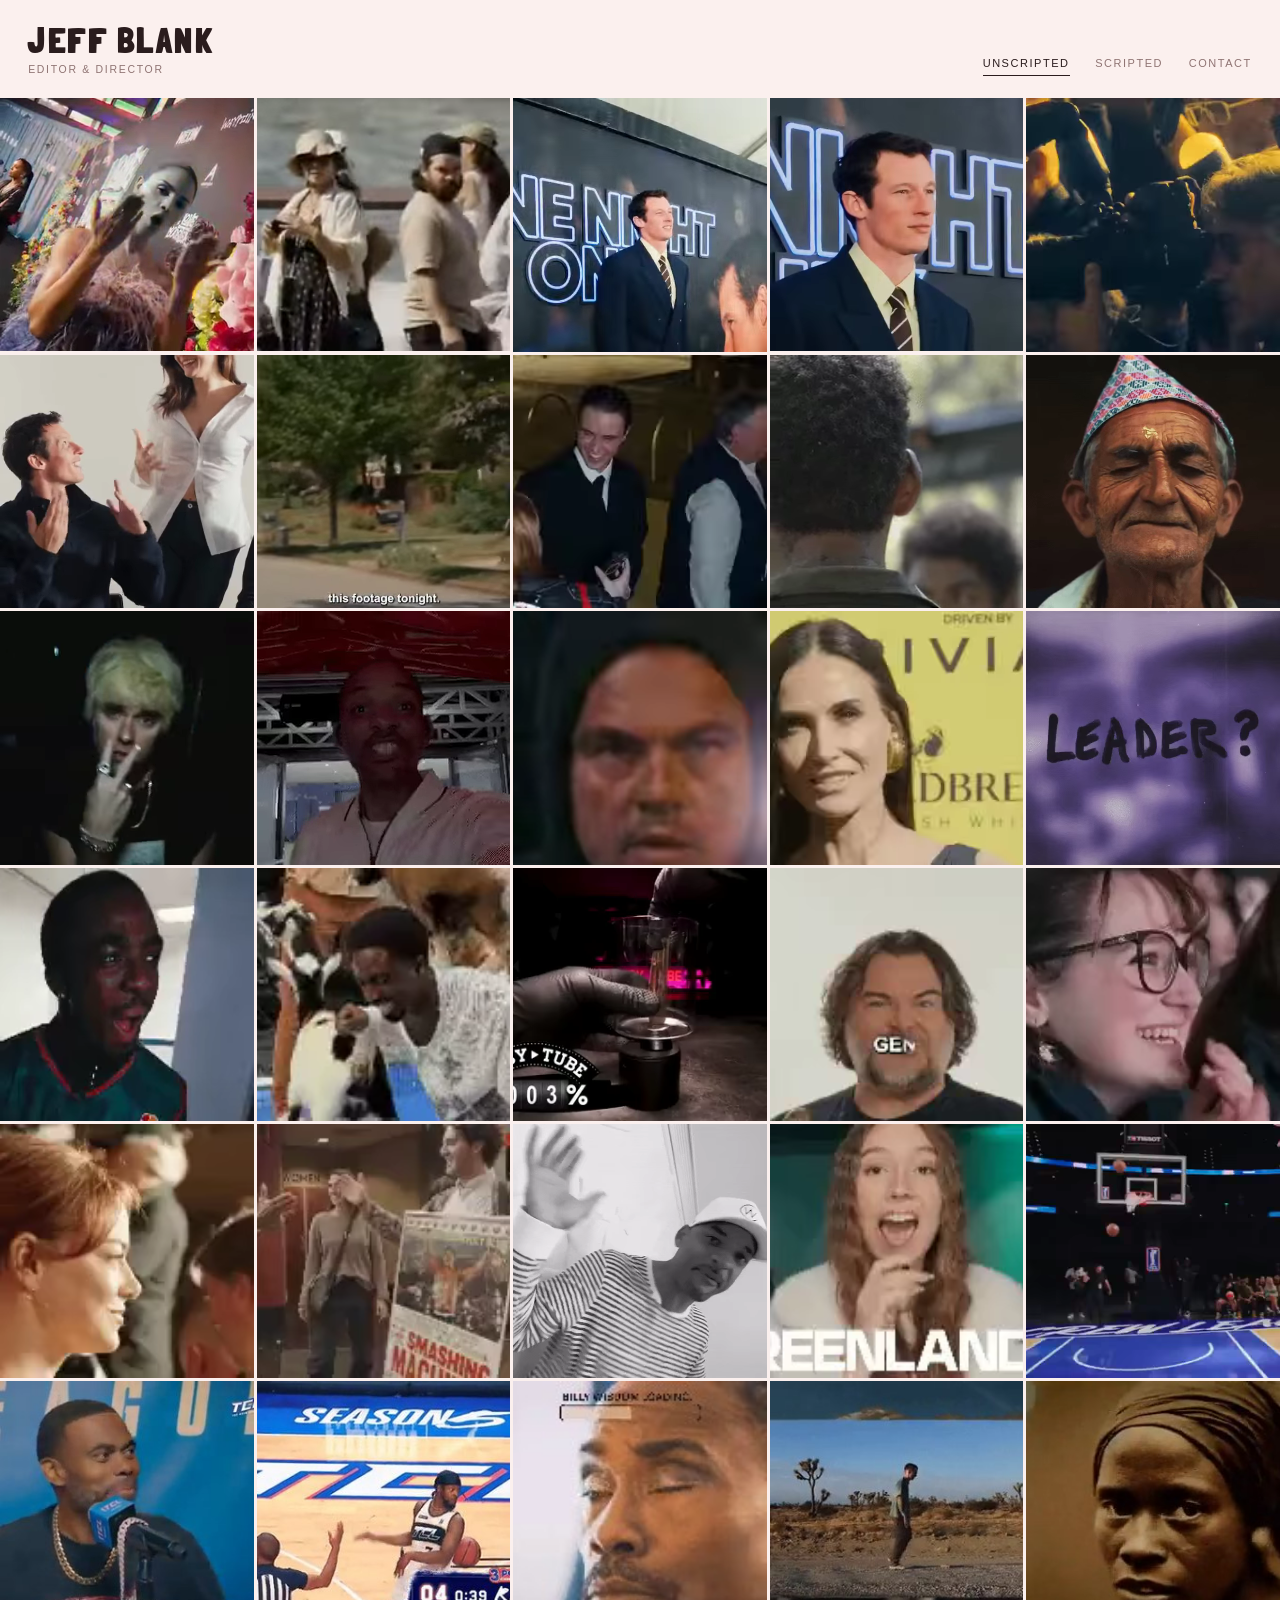
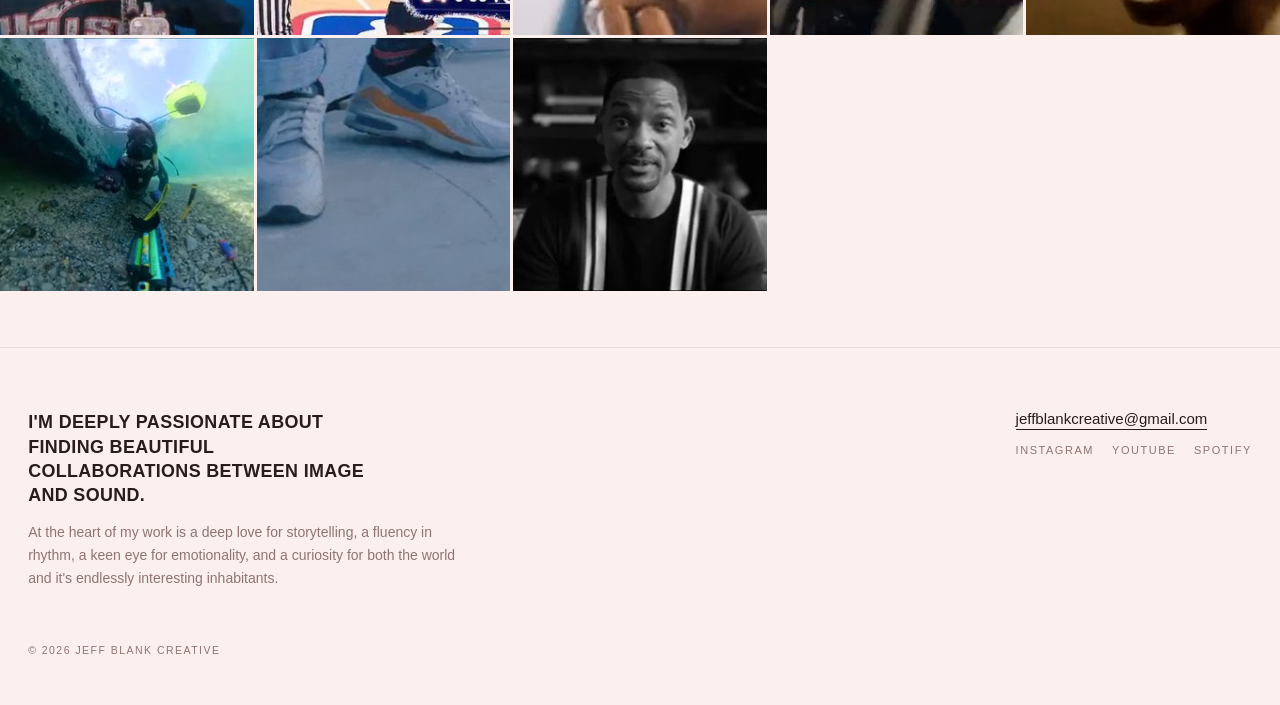
<file: index.html>
<!doctype html>
<html lang="en" data-theme="blush">
<head>
<meta charset="utf-8">
<meta name="viewport" content="width=device-width, initial-scale=1, viewport-fit=cover">
<title>Jeff Blank — Editor &amp; Director</title>
<meta name="description" content="Jeff Blank — editor and director. Unscripted and scripted work.">
<meta property="og:title" content="Jeff Blank — Editor &amp; Director">
<meta property="og:type" content="website">
<meta name="theme-color" content="#fbf0ee">
<link rel="preload" href="fonts/LondrinaSolid-Black.woff2" as="font" type="font/woff2" crossorigin>
<link rel="stylesheet" href="style.css?v=ed6e3037">
</head>
<body>
<header class="top">
  <a class="brand" href="#unscripted" data-tab-link="unscripted">
    <span class="name">JEFF BLANK</span>
    <span class="role">Editor &amp; Director</span>
  </a>
  <nav class="tabs" aria-label="Work">
    <a class="tab" href="#unscripted" data-tab-link="unscripted">Unscripted</a>
    <a class="tab" href="#scripted" data-tab-link="scripted">Scripted</a>
    <a class="tab tab-contact" href="#contact">Contact</a>
  </nav>
</header>
<main>
  <div class="grid" data-grid="unscripted"><a class="tile" href="https://www.instagram.com/reel/DYXYEP2hzYM/" target="_blank" rel="noopener" aria-label="Watch" data-id="u261029021108"><video muted loop playsinline webkit-playsinline disablepictureinpicture disableremoteplayback autoplay preload="none" poster="media/u261029021108.jpg" aria-hidden="true"><source data-src="media/u261029021108.mp4" type="video/mp4"><source data-src="media/u261029021108.webm" type="video/webm"></video></a><a class="tile" href="https://www.instagram.com/reel/DclW7MPRJcG/" target="_blank" rel="noopener" aria-label="Watch" data-id="u261029021101"><video muted loop playsinline webkit-playsinline disablepictureinpicture disableremoteplayback autoplay preload="none" poster="media/u261029021101.jpg" aria-hidden="true"><source data-src="media/u261029021101.mp4" type="video/mp4"><source data-src="media/u261029021101.webm" type="video/webm"></video></a><a class="tile" href="https://www.instagram.com/reel/DboSX7wP2q5/" target="_blank" rel="noopener" aria-label="Watch" data-id="u261029021051"><video muted loop playsinline webkit-playsinline disablepictureinpicture disableremoteplayback autoplay preload="none" poster="media/u261029021051.jpg" aria-hidden="true"><source data-src="media/u261029021051.mp4" type="video/mp4"><source data-src="media/u261029021051.webm" type="video/webm"></video></a><a class="tile" href="https://www.instagram.com/reel/Dboeo0nyOG8/" target="_blank" rel="noopener" aria-label="Watch" data-id="u261029021041"><video muted loop playsinline webkit-playsinline disablepictureinpicture disableremoteplayback autoplay preload="none" poster="media/u261029021041.jpg" aria-hidden="true"><source data-src="media/u261029021041.mp4" type="video/mp4"><source data-src="media/u261029021041.webm" type="video/webm"></video></a><a class="tile" href="https://www.instagram.com/reel/Dd1pHQkPwdL/" target="_blank" rel="noopener" aria-label="Watch" data-id="u261029021032"><video muted loop playsinline webkit-playsinline disablepictureinpicture disableremoteplayback autoplay preload="none" poster="media/u261029021032.jpg" aria-hidden="true"><source data-src="media/u261029021032.mp4" type="video/mp4"><source data-src="media/u261029021032.webm" type="video/webm"></video></a><a class="tile" href="https://www.instagram.com/reel/Db1Cv_XC9S7/" target="_blank" rel="noopener" aria-label="Watch" data-id="u261029021023"><video muted loop playsinline webkit-playsinline disablepictureinpicture disableremoteplayback autoplay preload="none" poster="media/u261029021023.jpg" aria-hidden="true"><source data-src="media/u261029021023.mp4" type="video/mp4"><source data-src="media/u261029021023.webm" type="video/webm"></video></a><a class="tile" href="https://www.instagram.com/reel/DbGXPBABjPg/" target="_blank" rel="noopener" aria-label="Watch" data-id="u261029021014"><video muted loop playsinline webkit-playsinline disablepictureinpicture disableremoteplayback autoplay preload="none" poster="media/u261029021014.jpg" aria-hidden="true"><source data-src="media/u261029021014.mp4" type="video/mp4"><source data-src="media/u261029021014.webm" type="video/webm"></video></a><a class="tile" href="https://www.instagram.com/reel/DekU_SUBINq/" target="_blank" rel="noopener" aria-label="Watch" data-id="u261029015455"><video muted loop playsinline webkit-playsinline disablepictureinpicture disableremoteplayback autoplay preload="none" poster="media/u261029015455.jpg" aria-hidden="true"><source data-src="media/u261029015455.mp4" type="video/mp4"><source data-src="media/u261029015455.webm" type="video/webm"></video></a><a class="tile has-cap" href="https://www.youtube.com/watch?v=2-A_YL7Y1Cw" target="_blank" rel="noopener" aria-label="Making Emancipation: My Hardest Film Ever" data-id="u01"><video muted loop playsinline webkit-playsinline disablepictureinpicture disableremoteplayback autoplay preload="none" poster="media/u01.jpg" aria-hidden="true"><source data-src="media/u01.mp4" type="video/mp4"><source data-src="media/u01.webm" type="video/webm"></video><span class="cap">Making Emancipation: My Hardest Film Ever</span></a><a class="tile" href="https://www.instagram.com/reel/B4I3T0yhh5S/" target="_blank" rel="noopener" aria-label="Watch" data-id="u02"><video muted loop playsinline webkit-playsinline disablepictureinpicture disableremoteplayback autoplay preload="none" poster="media/u02.jpg" aria-hidden="true"><source data-src="media/u02.mp4" type="video/mp4"><source data-src="media/u02.webm" type="video/webm"></video></a><a class="tile" href="https://www.youtube.com/watch?v=AnNaKKQhbac" target="_blank" rel="noopener" aria-label="Watch" data-id="u03"><video muted loop playsinline webkit-playsinline disablepictureinpicture disableremoteplayback autoplay preload="none" poster="media/u03.jpg" aria-hidden="true"><source data-src="media/u03.mp4" type="video/mp4"><source data-src="media/u03.webm" type="video/webm"></video></a><a class="tile has-cap" href="https://www.youtube.com/watch?v=Kv9A21G_sjU&amp;list=PLtb5OOwnB8RpXuZxRLFR2ZyCjpfyK9dZ7&amp;index=114" target="_blank" rel="noopener" aria-label="How I Lost My Voice Before the World Cup w/ Nicky Jam &amp; Era Estrefi" data-id="u04"><video muted loop playsinline webkit-playsinline disablepictureinpicture disableremoteplayback autoplay preload="none" poster="media/u04.jpg" aria-hidden="true"><source data-src="media/u04.mp4" type="video/mp4"><source data-src="media/u04.webm" type="video/webm"></video><span class="cap">How I Lost My Voice Before the World Cup w/ Nicky Jam &amp; Era Estrefi</span></a><a class="tile" href="https://www.instagram.com/p/DO1HhB-DjF9/" target="_blank" rel="noopener" aria-label="Watch" data-id="u05"><video muted loop playsinline webkit-playsinline disablepictureinpicture disableremoteplayback autoplay preload="none" poster="media/u05.jpg" aria-hidden="true"><source data-src="media/u05.mp4" type="video/mp4"><source data-src="media/u05.webm" type="video/webm"></video></a><a class="tile" href="https://www.instagram.com/p/DV9G8mECc-x/" target="_blank" rel="noopener" aria-label="Watch" data-id="u06"><video muted loop playsinline webkit-playsinline disablepictureinpicture disableremoteplayback autoplay preload="none" poster="media/u06.jpg" aria-hidden="true"><source data-src="media/u06.mp4" type="video/mp4"><source data-src="media/u06.webm" type="video/webm"></video></a><a class="tile has-cap" href="https://www.instagram.com/reel/B9PZW3Th8gr/" target="_blank" rel="noopener" aria-label="&#x27;How Do you Determine a Good Leader?&#x27; starring Will Smith" data-id="u07"><video muted loop playsinline webkit-playsinline disablepictureinpicture disableremoteplayback autoplay preload="none" poster="media/u07.jpg" aria-hidden="true"><source data-src="media/u07.mp4" type="video/mp4"><source data-src="media/u07.webm" type="video/webm"></video><span class="cap">&#x27;How Do you Determine a Good Leader?&#x27; starring Will Smith</span></a><a class="tile" href="https://www.instagram.com/p/DUocY35khji/" target="_blank" rel="noopener" aria-label="Watch" data-id="u08"><video muted loop playsinline webkit-playsinline disablepictureinpicture disableremoteplayback autoplay preload="none" poster="media/u08.jpg" aria-hidden="true"><source data-src="media/u08.mp4" type="video/mp4"><source data-src="media/u08.webm" type="video/webm"></video></a><a class="tile" href="https://www.instagram.com/p/DUoxWSfkhKK/" target="_blank" rel="noopener" aria-label="Watch" data-id="u09"><video muted loop playsinline webkit-playsinline disablepictureinpicture disableremoteplayback autoplay preload="none" poster="media/u09.jpg" aria-hidden="true"><source data-src="media/u09.mp4" type="video/mp4"><source data-src="media/u09.webm" type="video/webm"></video></a><a class="tile" href="https://youtu.be/nLeozX2hUv0?si=CtVdAF0D5OQOm9yX" target="_blank" rel="noopener" aria-label="Watch" data-id="u10"><video muted loop playsinline webkit-playsinline disablepictureinpicture disableremoteplayback autoplay preload="none" poster="media/u10.jpg" aria-hidden="true"><source data-src="media/u10.mp4" type="video/mp4"><source data-src="media/u10.webm" type="video/webm"></video></a><a class="tile" href="https://www.instagram.com/p/DSk_K2KkjDx/" target="_blank" rel="noopener" aria-label="Watch" data-id="u11"><video muted loop playsinline webkit-playsinline disablepictureinpicture disableremoteplayback autoplay preload="none" poster="media/u11.jpg" aria-hidden="true"><source data-src="media/u11.mp4" type="video/mp4"><source data-src="media/u11.webm" type="video/webm"></video></a><a class="tile" href="https://www.instagram.com/p/DWJwUpMFHib/" target="_blank" rel="noopener" aria-label="Watch" data-id="u12"><video muted loop playsinline webkit-playsinline disablepictureinpicture disableremoteplayback autoplay preload="none" poster="media/u12.jpg" aria-hidden="true"><source data-src="media/u12.mp4" type="video/mp4"><source data-src="media/u12.webm" type="video/webm"></video></a><a class="tile" href="https://www.instagram.com/p/DQKmXOEktcs/" target="_blank" rel="noopener" aria-label="Watch" data-id="u13"><video muted loop playsinline webkit-playsinline disablepictureinpicture disableremoteplayback autoplay preload="none" poster="media/u13.jpg" aria-hidden="true"><source data-src="media/u13.mp4" type="video/mp4"><source data-src="media/u13.webm" type="video/webm"></video></a><a class="tile" href="https://youtu.be/paRh_uBdLQ8" target="_blank" rel="noopener" aria-label="Watch" data-id="u14"><video muted loop playsinline webkit-playsinline disablepictureinpicture disableremoteplayback autoplay preload="none" poster="media/u14.jpg" aria-hidden="true"><source data-src="media/u14.mp4" type="video/mp4"><source data-src="media/u14.webm" type="video/webm"></video></a><a class="tile" href="https://www.instagram.com/p/Bmoh6SPHG7W/" target="_blank" rel="noopener" aria-label="Watch" data-id="u15"><video muted loop playsinline webkit-playsinline disablepictureinpicture disableremoteplayback autoplay preload="none" poster="media/u15.jpg" aria-hidden="true"><source data-src="media/u15.mp4" type="video/mp4"><source data-src="media/u15.webm" type="video/webm"></video></a><a class="tile" href="https://www.instagram.com/p/DTdqVzokmnT/" target="_blank" rel="noopener" aria-label="Watch" data-id="u16"><video muted loop playsinline webkit-playsinline disablepictureinpicture disableremoteplayback autoplay preload="none" poster="media/u16.jpg" aria-hidden="true"><source data-src="media/u16.mp4" type="video/mp4"><source data-src="media/u16.webm" type="video/webm"></video></a><a class="tile" href="https://www.youtube.com/watch?v=ayzAenLp0w0&amp;t=2s" target="_blank" rel="noopener" aria-label="Watch" data-id="u17"><video muted loop playsinline webkit-playsinline disablepictureinpicture disableremoteplayback autoplay preload="none" poster="media/u17.jpg" aria-hidden="true"><source data-src="media/u17.mp4" type="video/mp4"><source data-src="media/u17.webm" type="video/webm"></video></a><a class="tile" href="https://www.youtube.com/watch?v=RjTrydWcu5s&amp;t=3s" target="_blank" rel="noopener" aria-label="Watch" data-id="u18"><video muted loop playsinline webkit-playsinline disablepictureinpicture disableremoteplayback autoplay preload="none" poster="media/u18.jpg" aria-hidden="true"><source data-src="media/u18.mp4" type="video/mp4"><source data-src="media/u18.webm" type="video/webm"></video></a><a class="tile" href="https://www.youtube.com/watch?v=unVu4raP6Yk&amp;t=1s" target="_blank" rel="noopener" aria-label="Watch" data-id="u19"><video muted loop playsinline webkit-playsinline disablepictureinpicture disableremoteplayback autoplay preload="none" poster="media/u19.jpg" aria-hidden="true"><source data-src="media/u19.mp4" type="video/mp4"><source data-src="media/u19.webm" type="video/webm"></video></a><a class="tile" href="https://youtu.be/SnJQocFIutY?si=8ZNbfeqbLjeNJR6M" target="_blank" rel="noopener" aria-label="Watch" data-id="u20"><video muted loop playsinline webkit-playsinline disablepictureinpicture disableremoteplayback autoplay preload="none" poster="media/u20.jpg" aria-hidden="true"><source data-src="media/u20.mp4" type="video/mp4"><source data-src="media/u20.webm" type="video/webm"></video></a><a class="tile" href="https://www.youtube.com/watch?v=73qHypEjujg" target="_blank" rel="noopener" aria-label="Watch" data-id="u21"><video muted loop playsinline webkit-playsinline disablepictureinpicture disableremoteplayback autoplay preload="none" poster="media/u21.jpg" aria-hidden="true"><source data-src="media/u21.mp4" type="video/mp4"><source data-src="media/u21.webm" type="video/webm"></video></a><a class="tile" href="https://www.youtube.com/watch?v=bOjJoYge7XQ&amp;t=1s" target="_blank" rel="noopener" aria-label="Watch" data-id="u22"><video muted loop playsinline webkit-playsinline disablepictureinpicture disableremoteplayback autoplay preload="none" poster="media/u22.jpg" aria-hidden="true"><source data-src="media/u22.mp4" type="video/mp4"><source data-src="media/u22.webm" type="video/webm"></video></a><a class="tile" href="https://youtu.be/GlTQt0DP4Zg?si=o7De4N_aaYkKILae" target="_blank" rel="noopener" aria-label="Watch" data-id="u23"><video muted loop playsinline webkit-playsinline disablepictureinpicture disableremoteplayback autoplay preload="none" poster="media/u23.jpg" aria-hidden="true"><source data-src="media/u23.mp4" type="video/mp4"><source data-src="media/u23.webm" type="video/webm"></video></a><a class="tile has-cap" href="https://www.youtube.com/watch?v=p9y-wBMvuJ0" target="_blank" rel="noopener" aria-label="Charles Phillip Gould (documentary short)" data-id="u24"><video muted loop playsinline webkit-playsinline disablepictureinpicture disableremoteplayback autoplay preload="none" poster="media/u24.jpg" aria-hidden="true"><source data-src="media/u24.mp4" type="video/mp4"><source data-src="media/u24.webm" type="video/webm"></video><span class="cap">Charles Phillip Gould (documentary short)</span></a><a class="tile has-cap" href="https://www.youtube.com/watch?v=JfkO0XxAQZo&amp;t=1s" target="_blank" rel="noopener" aria-label="Facing my BIGGEST Fear starring Will Smith (vlog)" data-id="u25"><video muted loop playsinline webkit-playsinline disablepictureinpicture disableremoteplayback autoplay preload="none" poster="media/u25.jpg" aria-hidden="true"><source data-src="media/u25.mp4" type="video/mp4"><source data-src="media/u25.webm" type="video/webm"></video><span class="cap">Facing my BIGGEST Fear starring Will Smith (vlog)</span></a></div>
  <div class="grid" data-grid="scripted" hidden><a class="tile has-cap" href="https://www.youtube.com/watch?v=rw-Q9d6g9ZY" target="_blank" rel="noopener" aria-label="Squirt: Dreamride" data-id="s01"><video muted loop playsinline webkit-playsinline disablepictureinpicture disableremoteplayback autoplay preload="none" poster="media/s01.jpg" aria-hidden="true"><source data-src="media/s01.mp4" type="video/mp4"><source data-src="media/s01.webm" type="video/webm"></video><span class="cap">Squirt: Dreamride</span></a><a class="tile has-cap" href="https://www.youtube.com/watch?v=CA0AxNluqK8" target="_blank" rel="noopener" aria-label="I BAWL (not a short film about crying)" data-id="s02"><video muted loop playsinline webkit-playsinline disablepictureinpicture disableremoteplayback autoplay preload="none" poster="media/s02.jpg" aria-hidden="true"><source data-src="media/s02.mp4" type="video/mp4"><source data-src="media/s02.webm" type="video/webm"></video><span class="tag">Edit + Score</span><span class="cap">I BAWL (not a short film about crying)</span></a><a class="tile has-cap" href="https://www.youtube.com/watch?v=GuzfZ8xvj6E" target="_blank" rel="noopener" aria-label="Squirt: Poolside" data-id="s03"><video muted loop playsinline webkit-playsinline disablepictureinpicture disableremoteplayback autoplay preload="none" poster="media/s03.jpg" aria-hidden="true"><source data-src="media/s03.mp4" type="video/mp4"><source data-src="media/s03.webm" type="video/webm"></video><span class="cap">Squirt: Poolside</span></a><a class="tile has-cap" href="https://www.youtube.com/watch?v=LIIya7a-hvI&amp;t=1s" target="_blank" rel="noopener" aria-label="SHMEGEGGE. (short film)" data-id="s04"><video muted loop playsinline webkit-playsinline disablepictureinpicture disableremoteplayback autoplay preload="none" poster="media/s04.jpg" aria-hidden="true"><source data-src="media/s04.mp4" type="video/mp4"><source data-src="media/s04.webm" type="video/webm"></video><span class="tag">Edit + Score</span><span class="cap">SHMEGEGGE. (short film)</span></a><a class="tile has-cap" href="https://www.youtube.com/watch?v=3Ua30SvtqmI" target="_blank" rel="noopener" aria-label="Smith Optics: Daydream" data-id="s05"><video muted loop playsinline webkit-playsinline disablepictureinpicture disableremoteplayback autoplay preload="none" poster="media/s05.jpg" aria-hidden="true"><source data-src="media/s05.mp4" type="video/mp4"><source data-src="media/s05.webm" type="video/webm"></video><span class="cap">Smith Optics: Daydream</span></a><a class="tile" href="https://youtu.be/kgHrT9krk5M" target="_blank" rel="noopener" aria-label="Watch" data-id="s06"><video muted loop playsinline webkit-playsinline disablepictureinpicture disableremoteplayback autoplay preload="none" poster="media/s06.jpg" aria-hidden="true"><source data-src="media/s06.mp4" type="video/mp4"><source data-src="media/s06.webm" type="video/webm"></video></a><a class="tile" href="https://www.instagram.com/p/ChSi1AWpTeM/" target="_blank" rel="noopener" aria-label="Watch" data-id="s07"><img src="media/s07.jpg" alt="" loading="lazy" decoding="async"><span class="tag">Edit + Score</span></a><a class="tile" href="https://youtu.be/YraYXjVExMc" target="_blank" rel="noopener" aria-label="Watch" data-id="s08"><video muted loop playsinline webkit-playsinline disablepictureinpicture disableremoteplayback autoplay preload="none" poster="media/s08.jpg" aria-hidden="true"><source data-src="media/s08.mp4" type="video/mp4"><source data-src="media/s08.webm" type="video/webm"></video></a><a class="tile has-cap" href="https://www.youtube.com/watch?v=pv_0V9Mv0dM&amp;t=8s" target="_blank" rel="noopener" aria-label="The Art of Prep (branded short film)" data-id="s09"><video muted loop playsinline webkit-playsinline disablepictureinpicture disableremoteplayback autoplay preload="none" poster="media/s09.jpg" aria-hidden="true"><source data-src="media/s09.mp4" type="video/mp4"><source data-src="media/s09.webm" type="video/webm"></video><span class="tag">Edit + Score</span><span class="cap">The Art of Prep (branded short film)</span></a><a class="tile has-cap" href="https://www.instagram.com/reel/BmlpTKsHVqK/" target="_blank" rel="noopener" aria-label="Peter and the Funk by BlueJ (music video)" data-id="s10"><video muted loop playsinline webkit-playsinline disablepictureinpicture disableremoteplayback autoplay preload="none" poster="media/s10.jpg" aria-hidden="true"><source data-src="media/s10.mp4" type="video/mp4"><source data-src="media/s10.webm" type="video/webm"></video><span class="tag">Edit + Score</span><span class="cap">Peter and the Funk by BlueJ (music video)</span></a><a class="tile" href="https://youtu.be/uYcfiIE6FiM" target="_blank" rel="noopener" aria-label="Watch" data-id="s11"><video muted loop playsinline webkit-playsinline disablepictureinpicture disableremoteplayback autoplay preload="none" poster="media/s11.jpg" aria-hidden="true"><source data-src="media/s11.mp4" type="video/mp4"><source data-src="media/s11.webm" type="video/webm"></video></a><a class="tile" href="https://youtu.be/YNR8qXUP_1Q" target="_blank" rel="noopener" aria-label="Watch" data-id="s12"><video muted loop playsinline webkit-playsinline disablepictureinpicture disableremoteplayback autoplay preload="none" poster="media/s12.jpg" aria-hidden="true"><source data-src="media/s12.mp4" type="video/mp4"><source data-src="media/s12.webm" type="video/webm"></video></a><div class="tile has-cap static" data-id="s13"><video muted loop playsinline webkit-playsinline disablepictureinpicture disableremoteplayback autoplay preload="none" poster="media/s13.jpg" aria-hidden="true"><source data-src="media/s13.mp4" type="video/mp4"><source data-src="media/s13.webm" type="video/webm"></video><span class="cap">Chameleon Flowers</span></div><a class="tile has-cap" href="https://www.youtube.com/watch?v=XpyR10mCCZU" target="_blank" rel="noopener" aria-label="Creedance and Tash (short film)" data-id="s14"><video muted loop playsinline webkit-playsinline disablepictureinpicture disableremoteplayback autoplay preload="none" poster="media/s14.jpg" aria-hidden="true"><source data-src="media/s14.mp4" type="video/mp4"><source data-src="media/s14.webm" type="video/webm"></video><span class="tag">Edit + Score</span><span class="cap">Creedance and Tash (short film)</span></a><a class="tile has-cap" href="https://www.youtube.com/watch?v=63C1jN7jtIQ" target="_blank" rel="noopener" aria-label="Nook by Jeff Blank (AI-generated music video)" data-id="s15"><video muted loop playsinline webkit-playsinline disablepictureinpicture disableremoteplayback autoplay preload="none" poster="media/s15.jpg" aria-hidden="true"><source data-src="media/s15.mp4" type="video/mp4"><source data-src="media/s15.webm" type="video/webm"></video><span class="tag">Edit + Score</span><span class="cap">Nook by Jeff Blank (AI-generated music video)</span></a><a class="tile" href="https://www.youtube.com/watch?v=-eqO65XMXZw" target="_blank" rel="noopener" aria-label="Watch" data-id="s16"><video muted loop playsinline webkit-playsinline disablepictureinpicture disableremoteplayback autoplay preload="none" poster="media/s16.jpg" aria-hidden="true"><source data-src="media/s16.mp4" type="video/mp4"><source data-src="media/s16.webm" type="video/webm"></video><span class="tag">Edit + Score</span></a><a class="tile has-cap" href="https://www.youtube.com/watch?v=3-fi6hzLe4c" target="_blank" rel="noopener" aria-label="Blueberry by Jeff Blank (AI-generated music video)" data-id="s17"><video muted loop playsinline webkit-playsinline disablepictureinpicture disableremoteplayback autoplay preload="none" poster="media/s17.jpg" aria-hidden="true"><source data-src="media/s17.mp4" type="video/mp4"><source data-src="media/s17.webm" type="video/webm"></video><span class="tag">Edit + Score</span><span class="cap">Blueberry by Jeff Blank (AI-generated music video)</span></a><a class="tile has-cap" href="https://www.youtube.com/watch?v=z1RvQUYAB2U" target="_blank" rel="noopener" aria-label="Years From Now by Jeff Blank (music video)" data-id="s18"><video muted loop playsinline webkit-playsinline disablepictureinpicture disableremoteplayback autoplay preload="none" poster="media/s18.jpg" aria-hidden="true"><source data-src="media/s18.mp4" type="video/mp4"><source data-src="media/s18.webm" type="video/webm"></video><span class="tag">Edit + Score</span><span class="cap">Years From Now by Jeff Blank (music video)</span></a><a class="tile has-cap" href="https://www.youtube.com/watch?v=xN3tHHOmW2U" target="_blank" rel="noopener" aria-label="Moon Sweet Moon by Jeff Blank (music video)" data-id="s19"><video muted loop playsinline webkit-playsinline disablepictureinpicture disableremoteplayback autoplay preload="none" poster="media/s19.jpg" aria-hidden="true"><source data-src="media/s19.mp4" type="video/mp4"><source data-src="media/s19.webm" type="video/webm"></video><span class="tag">Edit + Score</span><span class="cap">Moon Sweet Moon by Jeff Blank (music video)</span></a><a class="tile has-cap" href="https://www.youtube.com/watch?v=uTPz66Xk_Go" target="_blank" rel="noopener" aria-label="massage into skin until thoroughly absorbed (music video)" data-id="s20"><video muted loop playsinline webkit-playsinline disablepictureinpicture disableremoteplayback autoplay preload="none" poster="media/s20.jpg" aria-hidden="true"><source data-src="media/s20.mp4" type="video/mp4"><source data-src="media/s20.webm" type="video/webm"></video><span class="tag">Edit + Score</span><span class="cap">massage into skin until thoroughly absorbed (music video)</span></a><a class="tile has-cap" href="https://www.youtube.com/watch?v=mnvtwq2rSns" target="_blank" rel="noopener" aria-label="Heart of the Tree (AI-generated music video)" data-id="s21"><video muted loop playsinline webkit-playsinline disablepictureinpicture disableremoteplayback autoplay preload="none" poster="media/s21.jpg" aria-hidden="true"><source data-src="media/s21.mp4" type="video/mp4"><source data-src="media/s21.webm" type="video/webm"></video><span class="tag">Edit + Score</span><span class="cap">Heart of the Tree (AI-generated music video)</span></a><a class="tile" href="media/full/s22.mp4" data-full="media/full/s22.mp4" data-title="" aria-label="Watch" data-id="s22"><video muted loop playsinline webkit-playsinline disablepictureinpicture disableremoteplayback autoplay preload="none" poster="media/s22.jpg" aria-hidden="true"><source data-src="media/s22.mp4" type="video/mp4"><source data-src="media/s22.webm" type="video/webm"></video><span class="tag">Edit + Score</span></a><a class="tile" href="https://www.instagram.com/p/CAGKGQTJjE_/" target="_blank" rel="noopener" aria-label="Watch" data-id="s23"><video muted loop playsinline webkit-playsinline disablepictureinpicture disableremoteplayback autoplay preload="none" poster="media/s23.jpg" aria-hidden="true"><source data-src="media/s23.mp4" type="video/mp4"><source data-src="media/s23.webm" type="video/webm"></video><span class="tag">Edit + Score</span></a><a class="tile has-cap" href="media/full/s24.mp4" data-full="media/full/s24.mp4" data-title="DrippleDrapple by BlueJ (music video short)" aria-label="DrippleDrapple by BlueJ (music video short)" data-id="s24"><video muted loop playsinline webkit-playsinline disablepictureinpicture disableremoteplayback autoplay preload="none" poster="media/s24.jpg" aria-hidden="true"><source data-src="media/s24.mp4" type="video/mp4"><source data-src="media/s24.webm" type="video/webm"></video><span class="tag">Edit + Score</span><span class="cap">DrippleDrapple by BlueJ (music video short)</span></a><a class="tile has-cap" href="media/full/c10.mp4" data-full="media/full/c10.mp4" data-title="Shmeggege Promo for Social" aria-label="Shmeggege Promo for Social" data-id="c10"><video muted loop playsinline webkit-playsinline disablepictureinpicture disableremoteplayback autoplay preload="none" poster="media/c10.jpg" aria-hidden="true"><source data-src="media/c10.mp4" type="video/mp4"><source data-src="media/c10.webm" type="video/webm"></video><span class="tag">Edit + Score</span><span class="cap">Shmeggege Promo for Social</span></a><a class="tile" href="media/full/c13.mp4" data-full="media/full/c13.mp4" data-title="" aria-label="Watch" data-id="c13"><video muted loop playsinline webkit-playsinline disablepictureinpicture disableremoteplayback autoplay preload="none" poster="media/c13.jpg" aria-hidden="true"><source data-src="media/c13.mp4" type="video/mp4"><source data-src="media/c13.webm" type="video/webm"></video><span class="tag">Edit + Score</span></a><a class="tile" href="media/full/c19.mp4" data-full="media/full/c19.mp4" data-title="" aria-label="Watch" data-id="c19"><video muted loop playsinline webkit-playsinline disablepictureinpicture disableremoteplayback autoplay preload="none" poster="media/c19.jpg" aria-hidden="true"><source data-src="media/c19.mp4" type="video/mp4"><source data-src="media/c19.webm" type="video/webm"></video><span class="tag">Edit + Score</span></a><a class="tile" href="https://vimeo.com/203542341" target="_blank" rel="noopener" aria-label="Watch" data-id="c20"><img src="media/c20.jpg" alt="" loading="lazy" decoding="async"><span class="tag">Edit + Score</span></a><div class="tile static" data-id="c21"><video muted loop playsinline webkit-playsinline disablepictureinpicture disableremoteplayback autoplay preload="none" poster="media/c21.jpg" aria-hidden="true"><source data-src="media/c21.mp4" type="video/mp4"><source data-src="media/c21.webm" type="video/webm"></video><span class="tag">Edit + Score</span></div><a class="tile" href="https://vimeo.com/163895311" target="_blank" rel="noopener" aria-label="Watch" data-id="c22"><img src="media/c22.jpg" alt="" loading="lazy" decoding="async"><span class="tag">Edit + Score</span></a></div>
  <section class="ranpost" id="ranpost" hidden>
    <h2 class="ranpost-h">Ran post for…</h2>
    <div class="grid" data-grid="ranpost"></div>
  </section>
</main>
<footer class="contact" id="contact">
  <div class="contact-copy">
    <h2>I&#x27;M DEEPLY PASSIONATE ABOUT FINDING BEAUTIFUL COLLABORATIONS BETWEEN IMAGE AND SOUND.</h2>
    <p>At the heart of my work is a deep love for storytelling, a fluency in rhythm, a keen eye for emotionality, and a curiosity for both the world and it&#x27;s endlessly interesting inhabitants.</p>
  </div>
  <div class="contact-links">
    <a class="email" href="mailto:jeffblankcreative@gmail.com?subject=Collaboration">jeffblankcreative@gmail.com</a>
    <ul><li><a href="https://www.instagram.com/pursuethedelicious" target="_blank" rel="noopener">Instagram</a></li><li><a href="https://www.youtube.com/channel/UCAFqF6kXcxq3Amnsh5vok4g" target="_blank" rel="noopener">YouTube</a></li><li><a href="https://open.spotify.com/artist/2OMt7eVrP2Myo0RIwTB0DY" target="_blank" rel="noopener">Spotify</a></li></ul>
  </div>
  <p class="foot">© 2026 Jeff Blank Creative</p>
</footer>
<dialog class="lightbox" id="lightbox" aria-label="Video player">
  <button class="lb-close" type="button" aria-label="Close">×</button>
  <video controls playsinline></video>
  <p class="lb-title"></p>
</dialog>
<script>window.__SITE__={"showRanPost": false, "defaultTab": "unscripted"};</script>
<script src="app.js?v=ed6e3037" defer></script>
</body>
</html>
</file>
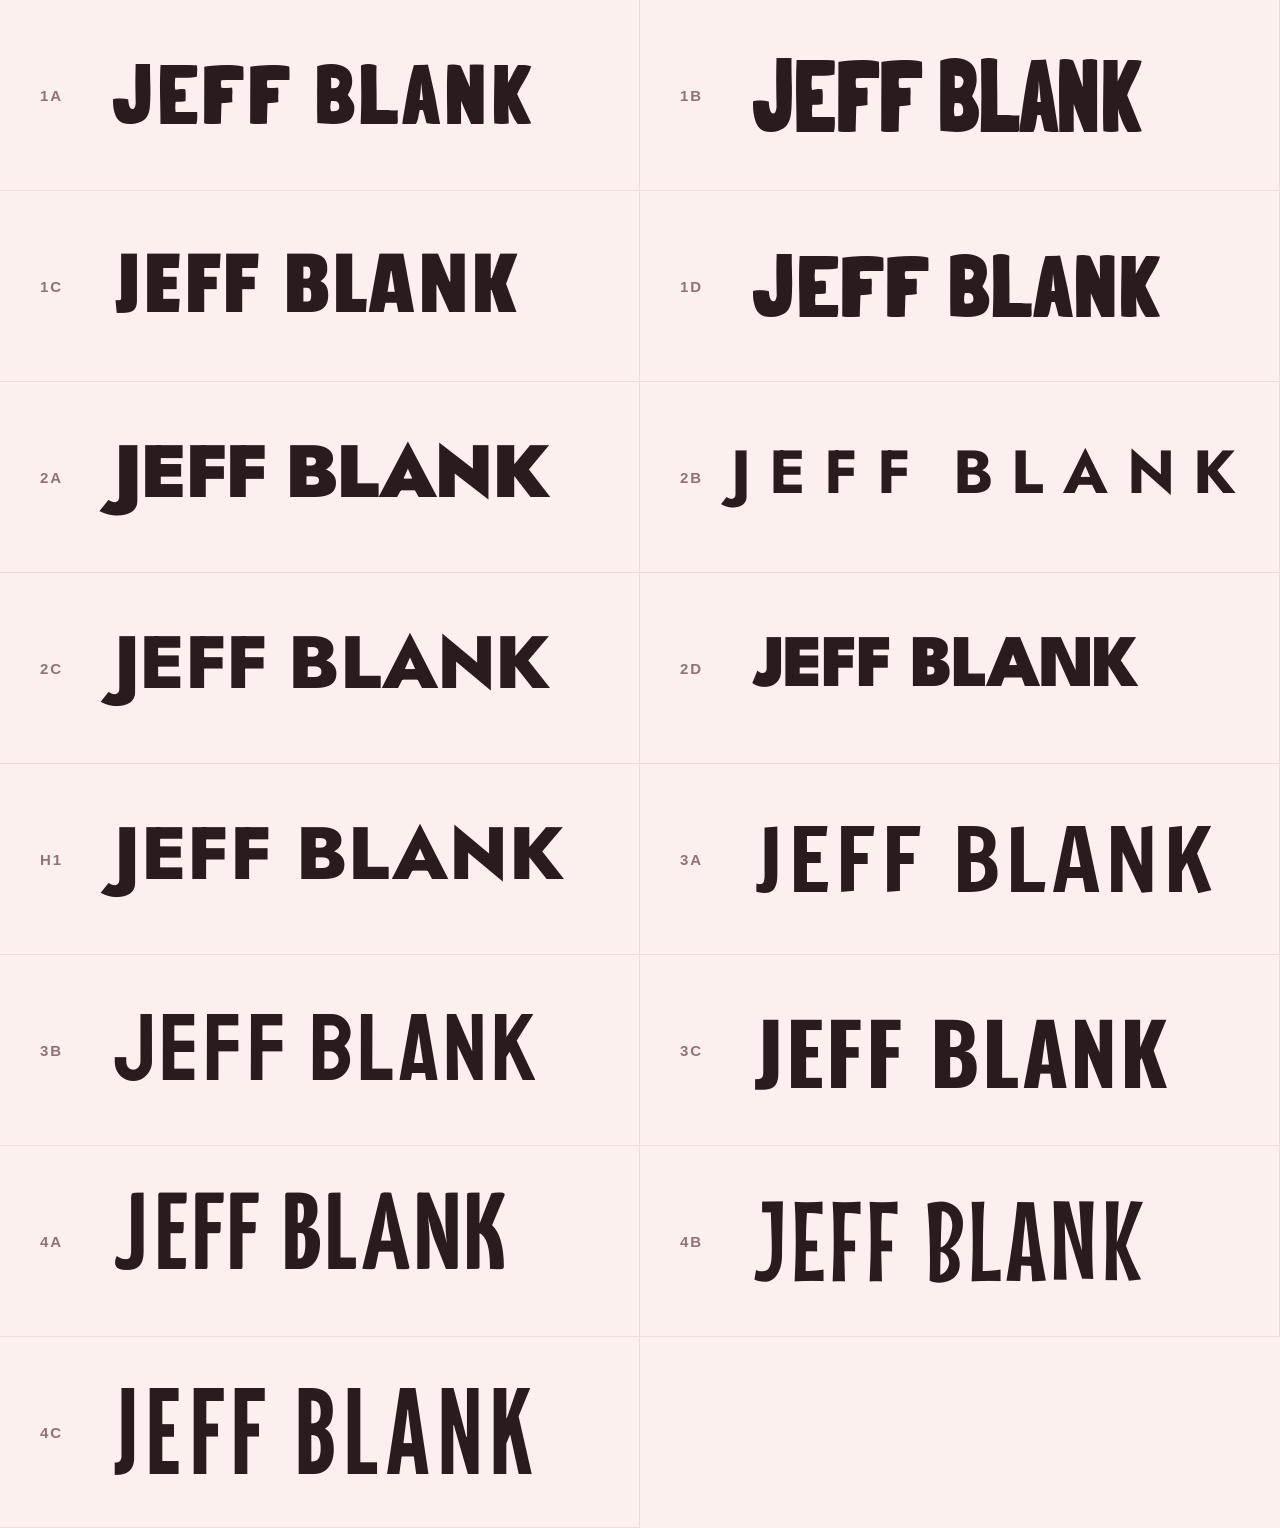
<file: fonts/logo-v4/closeups.html>
<html><head><link rel=stylesheet href="logo-v4.css"><style>
        body{margin:0;background:#fbf0ee;color:#2a1c1d;font-family:Helvetica,Arial,sans-serif}
        .grid{display:grid;grid-template-columns:1fr 1fr;}
        .row{display:flex;align-items:center;gap:28px;height:190px;padding:0 40px;border-bottom:1px solid #ecdcd9;border-right:1px solid #ecdcd9;overflow:hidden}
        .lab{width:46px;font-size:15px;font-weight:700;letter-spacing:.12em;color:#8f7473}
        .name[class*="v-"]{--base:78px}</style></head><body><div class=grid><div class=row><div class=lab>1A</div><div class="name v-1A" data-v="1A">Jeff Blank</div></div><div class=row><div class=lab>1B</div><div class="name v-1B" data-v="1B">Jeff Blank</div></div><div class=row><div class=lab>1C</div><div class="name v-1C" data-v="1C">Jeff Blank</div></div><div class=row><div class=lab>1D</div><div class="name v-1D" data-v="1D">Jeff Blank</div></div><div class=row><div class=lab>2A</div><div class="name v-2A" data-v="2A">Jeff Blank</div></div><div class=row><div class=lab>2B</div><div class="name v-2B" data-v="2B">Jeff Blank</div></div><div class=row><div class=lab>2C</div><div class="name v-2C" data-v="2C">Jeff Blank</div></div><div class=row><div class=lab>2D</div><div class="name v-2D" data-v="2D">Jeff Blank</div></div><div class=row><div class=lab>H1</div><div class="name v-H1" data-v="H1">Jeff Blank</div></div><div class=row><div class=lab>3A</div><div class="name v-3A" data-v="3A">Jeff Blank</div></div><div class=row><div class=lab>3B</div><div class="name v-3B" data-v="3B">Jeff Blank</div></div><div class=row><div class=lab>3C</div><div class="name v-3C" data-v="3C">Jeff Blank</div></div><div class=row><div class=lab>4A</div><div class="name v-4A" data-v="4A">Jeff Blank</div></div><div class=row><div class=lab>4B</div><div class="name v-4B" data-v="4B">Jeff Blank</div></div><div class=row><div class=lab>4C</div><div class="name v-4C" data-v="4C">Jeff Blank</div></div></div></body></html>
</file>
<file: style.css>
@font-face{font-family:"Londrina Solid";src:url(fonts/LondrinaSolid-Black.woff2) format("woff2");font-weight:900;font-display:swap}
:root{
  --bg:#faf9f7;            /* THE background variable — theme A: clean off-white */
  --ink:#111111;
  --muted:#77736e;
  --line:rgba(0,0,0,.08);
  --gap:3px;
  --cols:5;
  --pad:clamp(14px,2.2vw,32px);
  --sans:"Helvetica Neue",Helvetica,Arial,system-ui,sans-serif;
  --logo-font:"Londrina Solid",var(--sans);  /* the name only (logo 1A: Londrina Solid Black, tracked open) */
}
html[data-theme="blush"]{
  --bg:#fbf0ee;            /* theme B: blush — near-white with a warm pink tint */
  --ink:#2a1c1d;
  --muted:#8f7473;
  --line:rgba(80,30,35,.10);
}
*{box-sizing:border-box}
html{background:var(--bg);-webkit-text-size-adjust:100%}
body{margin:0;background:var(--bg);color:var(--ink);font-family:var(--sans);-webkit-font-smoothing:antialiased}
a{color:inherit;text-decoration:none}

/* header */
.top{position:sticky;top:0;z-index:20;display:flex;align-items:flex-end;justify-content:space-between;gap:20px;
  padding:calc(var(--pad) * .85) var(--pad) calc(var(--pad) * .8);background:var(--bg)}
.brand{display:flex;flex-direction:column;gap:5px}
.name{font-family:var(--logo-font);font-size:calc(clamp(26px,2.7vw,40px) * 1.05);font-weight:900;letter-spacing:.07em;text-transform:uppercase;line-height:.95;white-space:nowrap}
.role{font-size:10.5px;letter-spacing:.16em;text-transform:uppercase;color:var(--muted)}
.tabs{display:flex;gap:clamp(14px,2vw,28px);font-size:11px;letter-spacing:.14em;text-transform:uppercase;padding-bottom:2px}
.tab{position:relative;padding:4px 0;color:var(--muted);transition:color .2s}
.tab:hover,.tab[aria-current="page"]{color:var(--ink)}
.tab[aria-current="page"]::after{content:"";position:absolute;left:0;right:0;bottom:-3px;height:1px;background:var(--ink)}

/* the grid — the hero */
.grid{display:grid;grid-template-columns:repeat(var(--cols),1fr);gap:var(--gap);grid-auto-flow:row dense;
  grid-auto-rows:calc((100vw - (var(--cols) - 1) * var(--gap)) / var(--cols) * 9 / 16)}
.grid[hidden]{display:none}
.tile{position:relative;overflow:hidden;background:color-mix(in srgb,var(--ink) 6%,var(--bg));display:block;cursor:pointer}
.tile.tall{grid-row:span 2}
.tile.static{cursor:default}
.tile video,.tile img{position:absolute;inset:0;width:100%;height:100%;object-fit:cover;display:block}
.tile::after{content:"";position:absolute;inset:auto 0 0 0;height:55%;background:linear-gradient(to top,rgba(0,0,0,.6),transparent);opacity:0;transition:opacity .25s;pointer-events:none}
.cap{position:absolute;left:10px;right:10px;bottom:9px;z-index:2;color:#fff;font-size:12px;line-height:1.3;letter-spacing:.01em;
  opacity:0;transform:translateY(4px);transition:opacity .25s,transform .25s}
.tag{position:absolute;top:7px;left:7px;z-index:2;font-size:8.5px;font-weight:600;letter-spacing:.14em;text-transform:uppercase;
  padding:2px 5px;background:rgba(255,255,255,.88);color:#111;border-radius:2px;transition:opacity .2s}
@media (hover:hover){
  .tag{opacity:0}
  .tile:hover .tag{opacity:1}
  .tile.has-cap:hover::after{opacity:1}
  .tile.has-cap:hover .cap{opacity:1;transform:none}
}
.tile:focus-visible{outline:2px solid var(--ink);outline-offset:-2px}

/* ran post (draft, flagged off) */
.ranpost{padding-top:calc(var(--pad) * 1.6)}
.ranpost-h{margin:0 var(--pad) 14px;font-size:11px;font-weight:400;letter-spacing:.16em;text-transform:uppercase;color:var(--muted)}

/* contact */
.contact{display:grid;grid-template-columns:minmax(0,1.4fr) minmax(0,1fr);gap:24px 48px;padding:calc(var(--pad) * 2.2) var(--pad) calc(var(--pad) * 1.6);
  border-top:1px solid var(--line);margin-top:calc(var(--pad) * 2)}
.contact h2{margin:0 0 14px;font-size:clamp(15px,1.4vw,19px);font-weight:600;letter-spacing:.02em;line-height:1.35;max-width:36ch}
.contact p{margin:0;max-width:58ch;font-size:14px;line-height:1.65;color:var(--muted)}
.contact-links{display:flex;flex-direction:column;gap:14px;align-items:flex-start;justify-self:end}
.email{font-size:15px;border-bottom:1px solid var(--ink);padding-bottom:2px}
.contact ul{list-style:none;margin:0;padding:0;display:flex;gap:18px;font-size:11px;letter-spacing:.14em;text-transform:uppercase}
.contact ul a{color:var(--muted)} .contact ul a:hover{color:var(--ink)}
.foot{grid-column:1/-1;font-size:10.5px!important;letter-spacing:.14em;text-transform:uppercase;margin-top:28px!important}

/* lightbox */
.lightbox{border:0;padding:0;background:transparent;max-width:min(92vw,1100px);width:auto}
.lightbox::backdrop{background:rgba(20,12,12,.86)}
.lightbox video{display:block;max-width:min(92vw,1100px);max-height:82vh;background:#000}
.lb-title{color:#eee;font-size:13px;margin:10px 2px 0}
.lb-close{position:fixed;top:14px;right:18px;font-size:34px;line-height:1;color:#fff;background:none;border:0;cursor:pointer}

@media (max-width:1180px){:root{--cols:4}}
@media (max-width:860px){:root{--cols:3}}
@media (max-width:600px){
  :root{--cols:2;--gap:2px}
  .top{flex-direction:column;align-items:stretch;gap:12px;padding-bottom:12px}
  .tabs{align-self:flex-end;justify-content:flex-end}
  .name{font-size:33px}
  .contact{grid-template-columns:1fr}
  .contact-links{justify-self:start}
  .cap{display:none}
  .tile.fill-last{grid-column:span 2}
}
@media (prefers-reduced-motion:reduce){.cap,.tile::after{transition:none}}

/* never show the native play overlay on tiles */
.tile video{pointer-events:none}
.tile video::-webkit-media-controls,.tile video::-webkit-media-controls-panel,.tile video::-webkit-media-controls-overlay-play-button,.tile video::-webkit-media-controls-start-playback-button{display:none!important;-webkit-appearance:none;opacity:0}
/* every tile square (Jeff, Oct 29) */
.grid{grid-auto-rows:auto}
.tile,.tile.tall,.tile.fill-last{aspect-ratio:1/1;grid-row:auto;grid-column:auto}
</file>
<file: fonts/logo-v4/logo-v4.css>
/* v4 logo explorations: preview only, NOT linked from the live site. Apply a class to .name (e.g. class="name v-3A"). Letter-level variants need each letter wrapped in <span class=ch> (see shoot_v4.py). */
@font-face{font-family:"Londrina Solid";src:url(LondrinaSolid-Black.woff2) format("woff2");font-weight:900;font-display:swap}
@font-face{font-family:"Jost";src:url(Jost-Black.woff2) format("woff2");font-weight:900;font-display:swap}
@font-face{font-family:"Jost";src:url(Jost-ExtraBold.woff2) format("woff2");font-weight:800;font-display:swap}
@font-face{font-family:"Jost";src:url(Jost-Bold.woff2) format("woff2");font-weight:700;font-display:swap}
@font-face{font-family:"Passion One";src:url(PassionOne-Regular.woff2) format("woff2");font-weight:400;font-display:swap}
@font-face{font-family:"League Spartan";src:url(LeagueSpartan-Black.woff2) format("woff2");font-weight:900;font-display:swap}
@font-face{font-family:"Francois One";src:url(FrancoisOne-Regular.woff2) format("woff2");font-weight:400;font-display:swap}
@font-face{font-family:"Staatliches";src:url(Staatliches-Regular.woff2) format("woff2");font-weight:400;font-display:swap}
@font-face{font-family:"Oswald";src:url(Oswald-Bold.woff2) format("woff2");font-weight:700;font-display:swap}
@font-face{font-family:"Yanone Kaffeesatz";src:url(YanoneKaffeesatz-Bold.woff2) format("woff2");font-weight:700;font-display:swap}
@font-face{font-family:"Mouse Memoirs";src:url(MouseMemoirs-Regular.woff2) format("woff2");font-weight:400;font-display:swap}
@font-face{font-family:"League Gothic";src:url(LeagueGothic-Regular.woff2) format("woff2");font-weight:400;font-display:swap}
.name[class*="v-"]{--base:clamp(26px,2.7vw,40px);font-size:calc(var(--base) * var(--k,1));line-height:.95;text-transform:uppercase;white-space:nowrap}
.ch{display:inline-block}
/* branch 1: cut-paper 60s */
.v-1A{font-family:"Londrina Solid";font-weight:900;--k:1.05;letter-spacing:.07em}
.v-1B{font-family:"Londrina Solid";font-weight:900;--k:1.3;letter-spacing:.01em;transform:scaleX(.84);transform-origin:left}
.v-1C{font-family:"Passion One";font-weight:400;--k:1.2;letter-spacing:.025em}
.v-1D{font-family:"Londrina Solid";font-weight:900;--k:1.1;letter-spacing:.03em}
/* branch 2: Kubrick / Futura */
.v-2A{font-family:"Jost";font-weight:900;--k:.95;letter-spacing:-.035em}
.v-2B{font-family:"Jost";font-weight:700;--k:.78;letter-spacing:.3em;word-spacing:-.2em}
.v-2C{font-family:"Jost";font-weight:800;--k:.95;letter-spacing:-.01em}
.v-2C .ch:nth-child(4){margin-left:-.13em}          /* FF: second F tucked in so the arms meet, a one-off ligature */
.v-2D{font-family:"League Spartan";font-weight:900;--k:.95;letter-spacing:-.025em}
/* hybrid: geometric letters cut from paper */
.v-H1{font-family:"Jost";font-weight:800;--k:.95;letter-spacing:.01em}
/* branch 3: Milan-like vintage heavy sans */
.v-3A{font-family:"Francois One";font-weight:400;--k:1.12;letter-spacing:.06em}
.v-3B{font-family:"Staatliches";font-weight:400;--k:1.22;letter-spacing:.04em}
.v-3C{font-family:"Oswald";font-weight:700;--k:1.08;letter-spacing:.03em}
/* branch 4: Letterpress-like tall condensed hand-made */
.v-4A{font-family:"Yanone Kaffeesatz";font-weight:700;--k:1.4;letter-spacing:.035em}
.v-4B{font-family:"Mouse Memoirs";font-weight:400;--k:1.45;letter-spacing:.04em}
.v-4C{font-family:"League Gothic";font-weight:400;--k:1.5;letter-spacing:.05em}
/* cut-paper offsets: each letter nudged a hair, like pasted-down paper */
.v-1D .ch{transform:rotate(var(--r,0deg)) translateY(var(--y,0))}
.v-H1 .ch{transform:rotate(calc(var(--r,0deg) * .5)) translateY(calc(var(--y,0em) * .6))}
.ch:nth-child(1){--r:-1.4deg;--y:.015em}.ch:nth-child(2){--r:1deg;--y:-.02em}.ch:nth-child(3){--r:-.5deg;--y:.01em}.ch:nth-child(4){--r:1.3deg;--y:.02em}
.ch:nth-child(6){--r:.8deg;--y:-.015em}.ch:nth-child(7){--r:-1.1deg;--y:.02em}.ch:nth-child(8){--r:1.2deg;--y:-.01em}.ch:nth-child(9){--r:-.7deg;--y:.015em}.ch:nth-child(10){--r:1deg;--y:-.02em}
/* Milan-style secondary line: small bold letterspaced caps */
.role.bold-caps{font-weight:700;letter-spacing:.22em;color:var(--ink);font-size:10.5px}
.v-2A,.v-2B,.v-2C,.v-H1{margin-bottom:.14em}
</file>
